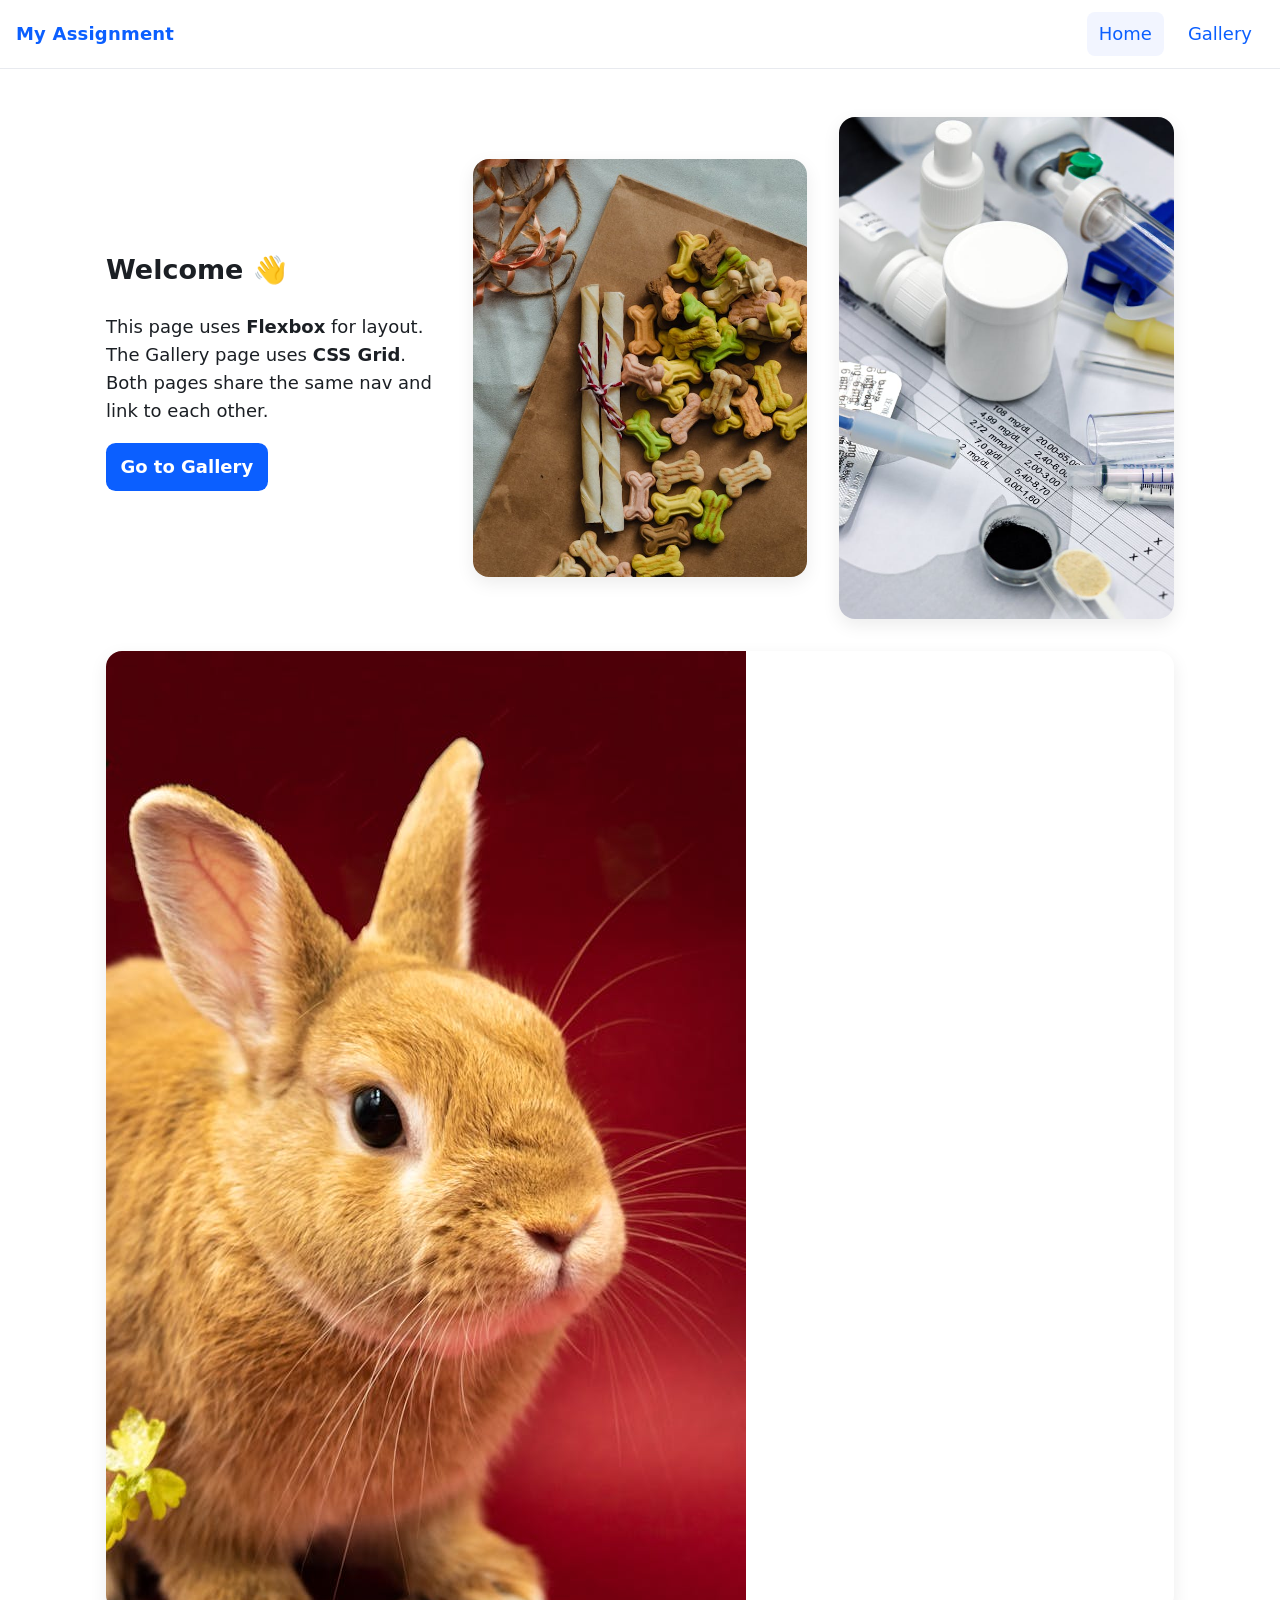
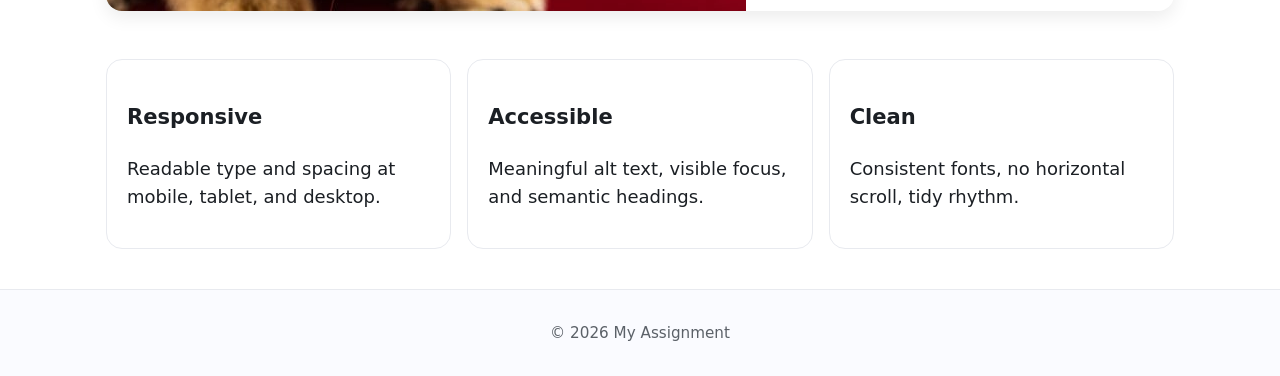
<file: index.html>
<!doctype html>
<html lang="en">
<head>
  <meta charset="utf-8" />
  <meta name="viewport" content="width=device-width, initial-scale=1" />
  <title>My Assignment – Home</title>
  <link rel="stylesheet" href="styles.css" />
</head>
<body>
  <a class="skip-link" href="#main">Skip to content</a>

  <header class="site-header">
    <nav class="site-nav" aria-label="Primary">
      <a class="brand" href="index.html">My Assignment</a>
      <ul class="nav-links">
        <li><a href="index.html" aria-current="page">Home</a></li>
        <li><a href="gallary.html">Gallery</a></li>
      </ul>
    </nav>
  </header>

  <main id="main" class="container">
    <!-- FLEXBOX SECTION -->
    <section class="hero">
      <div class="hero__text">
        <h1>Welcome 👋</h1>
        <p>
          This page uses <strong>Flexbox</strong> for layout. The Gallery page uses
          <strong>CSS Grid</strong>. Both pages share the same nav and link to each other.
        </p>
        <p><a class="button" href="gallary.html">Go to Gallery</a></p>
      </div>
      <div class="hero__media">
        <img src="images/sample-9.jpg" alt="Abstract cover image for the site" />
      </div>
      <div class="hero__media">
        <img src="images/sample-7.jpg" alt="Abstract cover image for the site" />
      </div>
      <div class="hero__media">
        <img src="images/sample-8.jpg" alt="Abstract cover image for the site" />
      </div>
    </section>

    <section aria-labelledby="features-title" class="cards">
      <h2 id="features-title" class="sr-only">Features</h2>
      <article class="card">
        <h3>Responsive</h3>
        <p>Readable type and spacing at mobile, tablet, and desktop.</p>
      </article>
      <article class="card">
        <h3>Accessible</h3>
        <p>Meaningful alt text, visible focus, and semantic headings.</p>
      </article>
      <article class="card">
        <h3>Clean</h3>
        <p>Consistent fonts, no horizontal scroll, tidy rhythm.</p>
      </article>
    </section>
  </main>

  <footer class="site-footer">
    <p>&copy; <span id="year"></span> My Assignment</p>
  </footer>

  <script>
    // tiny enhancement
    document.getElementById('year').textContent = new Date().getFullYear();
  </script>
</body>
</html>
</file>
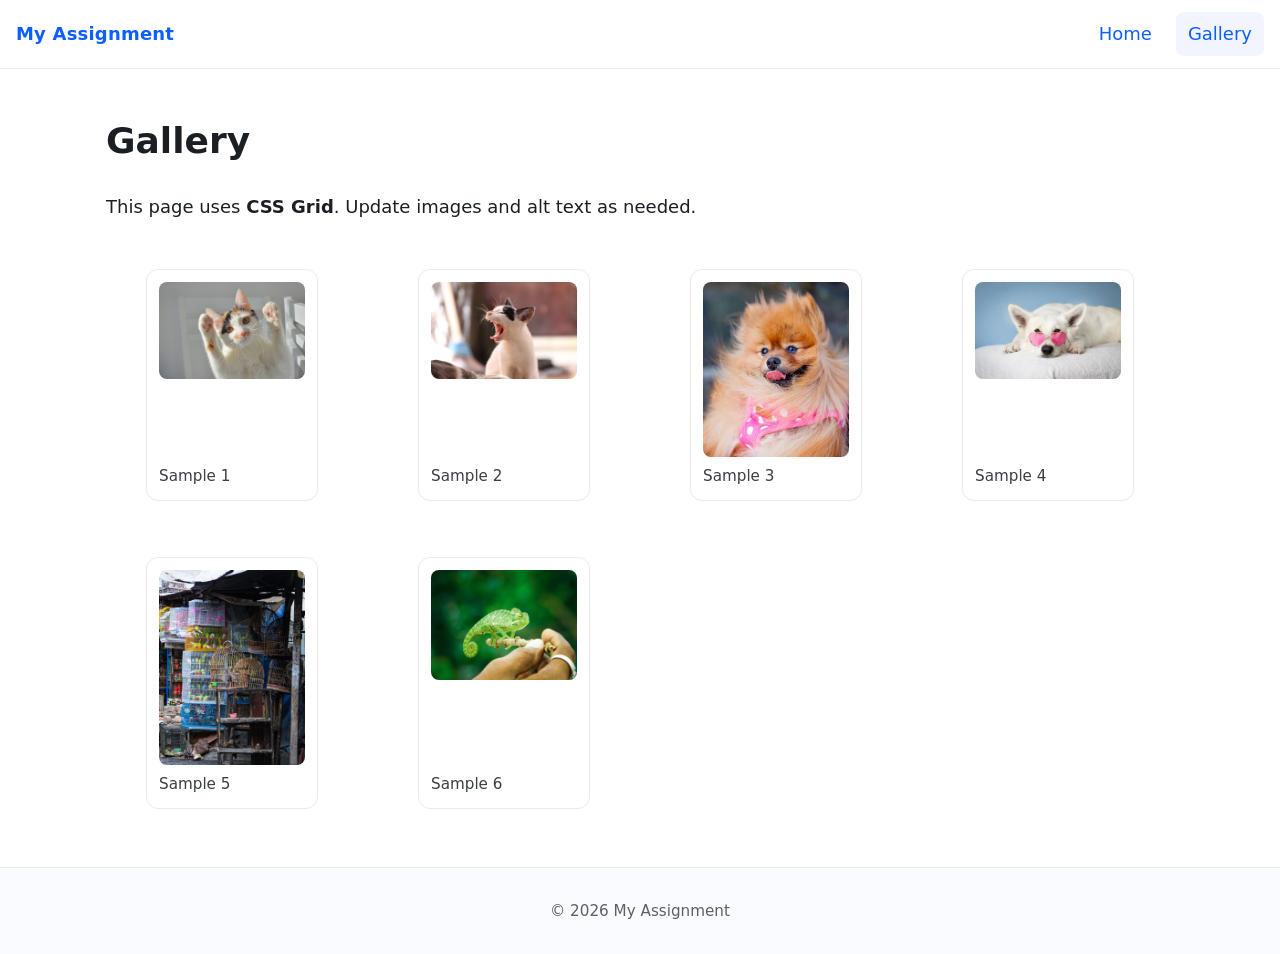
<file: gallary.html>
<!doctype html>
<html lang="en">
<head>
  <meta charset="utf-8" />
  <meta name="viewport" content="width=device-width, initial-scale=1" />
  <title>My Assignment – Gallery</title>
  <link rel="stylesheet" href="styles.css" />
</head>
<body>
  <a class="skip-link" href="#main">Skip to content</a>

  <header class="site-header">
    <nav class="site-nav" aria-label="Primary">
      <a class="brand" href="index.html">My Assignment</a>
      <ul class="nav-links">
        <li><a href="index.html">Home</a></li>
        <li><a href="gallary.html" aria-current="page">Gallery</a></li>
      </ul>
    </nav>
  </header>

  <main id="main" class="container">
    <header class="page-header">
      <h1>Gallery</h1>
      <p>This page uses <strong>CSS Grid</strong>. Update images and alt text as needed.</p>
    </header>

    <!-- GRID SECTION -->
    <section class="gallery-grid" aria-label="Image gallery">
      <!-- Replace with your own images & accurate alt content -->
      <figure class="gallery-item">
        <img src="images/sample-1.jpg" alt="Sunlight reflecting on glass facade" />
        <figcaption>Sample 1</figcaption>
      </figure>
      <figure class="gallery-item">
        <img src="images/sample-2.jpg" alt="Close-up of textured concrete wall" />
        <figcaption>Sample 2</figcaption>
      </figure>
      <figure class="gallery-item">
        <img src="images/sample-3.jpg" alt="Minimalist interior with wooden chair" />
        <figcaption>Sample 3</figcaption>
      </figure>
      <figure class="gallery-item">
        <img src="images/sample-4.jpg" alt="Blue sky framed by geometric building" />
        <figcaption>Sample 4</figcaption>
      </figure>
      <figure class="gallery-item">
        <img src="images/sample-5.jpg" alt="Shadow pattern across tiled floor" />
        <figcaption>Sample 5</figcaption>
      </figure>
      <figure class="gallery-item">
        <img src="images/sample-6.jpg" alt="Green plant by bright window" />
        <figcaption>Sample 6</figcaption>
      </figure>
    </section>
  </main>

  <footer class="site-footer">
    <p>&copy; <span id="year"></span> My Assignment</p>
  </footer>

  <script>
    document.getElementById('year').textContent = new Date().getFullYear();
  </script>
</body>
</html>
</file>
<file: styles.css>
/* ---------- Base / Reset ---------- */
*,
*::before,
*::after { box-sizing: border-box; }

html { -webkit-text-size-adjust: 100%; }

body {
  margin: 0;
  font-family: system-ui, -apple-system, Segoe UI, Roboto, Inter, "Helvetica Neue", Arial, "Noto Sans", "Liberation Sans", sans-serif;
  line-height: 1.55;
  color: #1b1f24;
  background: #fff;
  overflow-x: hidden; /* prevent horizontal scroll */
}

img { max-width: 100%; height: auto; display: block; }
a { color: #0b5fff; text-decoration: none; }
a:hover { text-decoration: underline; }
:focus-visible { outline: 3px solid #ffbf47; outline-offset: 2px; }

.container {
  width: min(100%, 1100px);
  padding-inline: 1rem;
  margin-inline: auto;
}

.sr-only {
  position: absolute; width: 1px; height: 1px; padding: 0; margin: -1px;
  overflow: hidden; clip: rect(0 0 0 0); white-space: nowrap; border: 0;
}

.skip-link {
  position: absolute; left: -999px; top: -999px;
}
.skip-link:focus {
  left: 1rem; top: 1rem; background: #000; color: #fff; padding: .5rem .75rem; border-radius: .5rem;
}

/* ---------- Header / Nav (Shared) ---------- */
.site-header {
  border-bottom: 1px solid #e8eaef;
  background: #fff;
}

.site-nav {
  display: flex;
  align-items: center;
  justify-content: space-between;
  gap: 1rem;
  padding: .75rem 1rem;
}

.brand {
  font-weight: 700;
  letter-spacing: .2px;
}

.nav-links {
  display: flex;
  gap: .75rem;
  list-style: none;
  padding: 0; margin: 0;
}

.nav-links a {
  display: inline-block;
  padding: .5rem .75rem;
  border-radius: .5rem;
}
.nav-links a[aria-current="page"] {
  background: #f2f5ff;
  text-decoration: none;
}

/* ---------- Buttons ---------- */
.button {
  display: inline-block;
  padding: .65rem .9rem;
  background: #0b5fff;
  color: #fff;
  border-radius: .6rem;
  font-weight: 600;
}
.button:hover { background: #0a53e0; text-decoration: none; }

/* ---------- Index: Flexbox Layout ---------- */
.hero {
  display: flex;
  flex-wrap: wrap;       /* Flexbox requirement */
  gap: 1.25rem;
  align-items: center;
  padding: 2rem 0 1rem;
}
.hero__text {
  flex: 1 1 320px;
  min-width: 260px;
}
.hero__media {
  flex: 1 1 320px;
  min-width: 260px;
  border-radius: 1rem;
  overflow: hidden;
  box-shadow: 0 6px 18px rgba(0,0,0,.08);
}

.cards {
  display: flex;        
  flex-wrap: wrap;
  gap: 1rem;
  padding: 1rem 0 2.5rem;
}
.card {
  flex: 1 1 220px;
  min-width: 220px;
  border: 1px solid #e8eaef;
  border-radius: 1rem;
  padding: 1rem;
  background: #fff;
}

/* ---------- Gallery: CSS Grid ---------- */
.page-header { padding: 1.25rem 0 .75rem; }

.gallery-grid {
  display: grid;         /* Grid requirement */
  grid-template-columns: repeat(auto-fit, minmax(180px, 1fr));
  gap: 1rem;
  padding-bottom: 2.5rem;
}

.gallery-item {
  display: grid;
  gap: .5rem;
  grid-template-rows: auto min-content;
  border: 1px solid #e8eaef;
  border-radius: .75rem;
  padding: .75rem;
  background: #fff;
}
.gallery-item img {
  border-radius: .5rem;
}
.gallery-item figcaption {
  font-size: .95rem;
  color: #3a3f45;
}

/* ---------- Footer ---------- */
.site-footer {
  border-top: 1px solid #e8eaef;
  background: #fafbff;
  padding: 1rem;
  text-align: center;
  color: #5b6168;
  font-size: .95rem;
}

/* ---------- Responsive: 3 sizes ---------- */


/* ≥ 768px (tablet) */
@media (min-width: 768px) {
  body { font-size: 17px; }
  .hero { gap: 2rem; }
  .card { padding: 1.25rem; }
  .gallery-grid { gap: 1.25rem; }
}

/* ≥ 1024px (desktop) */
@media (min-width: 1024px) {
  body { font-size: 18px; }
  .hero { padding: 3rem 0 2rem; }
  .gallery-grid { grid-template-columns: repeat(auto-fit, minmax(220px, 1fr)); }
}
</file>
